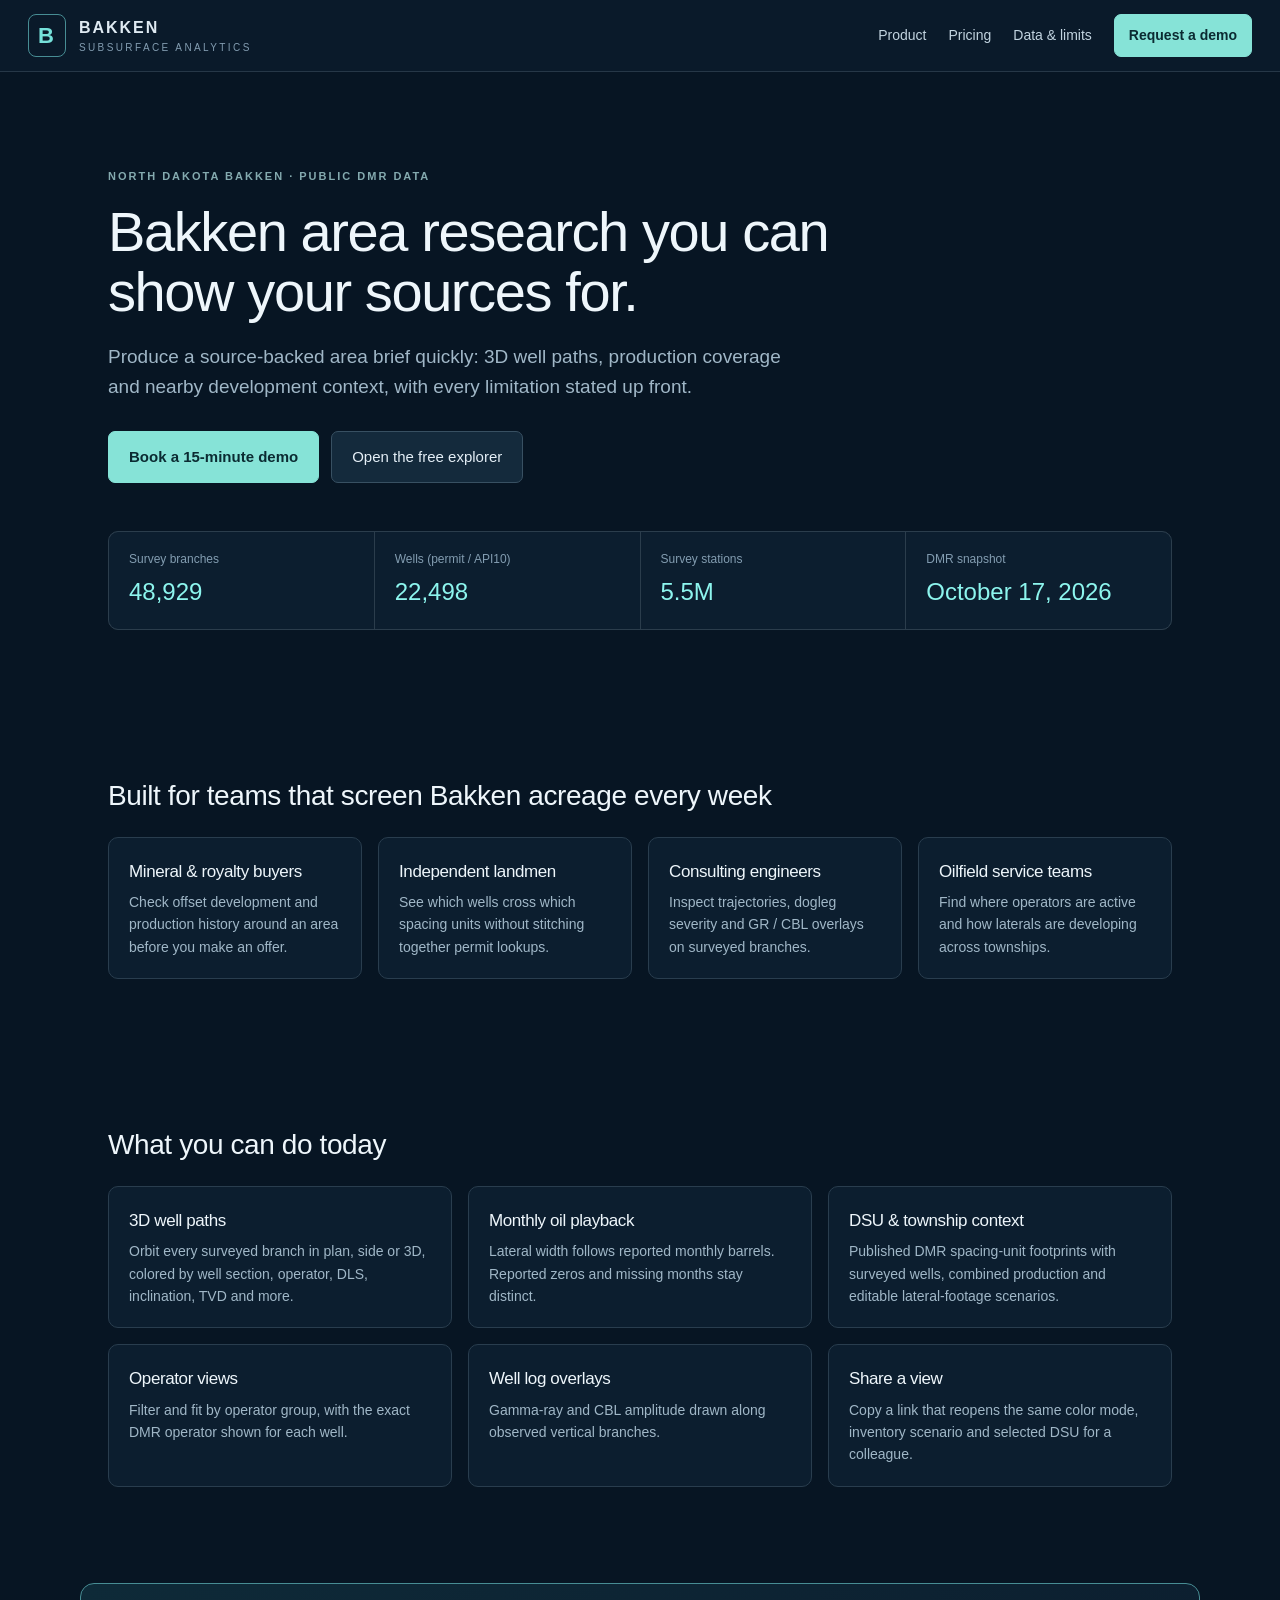
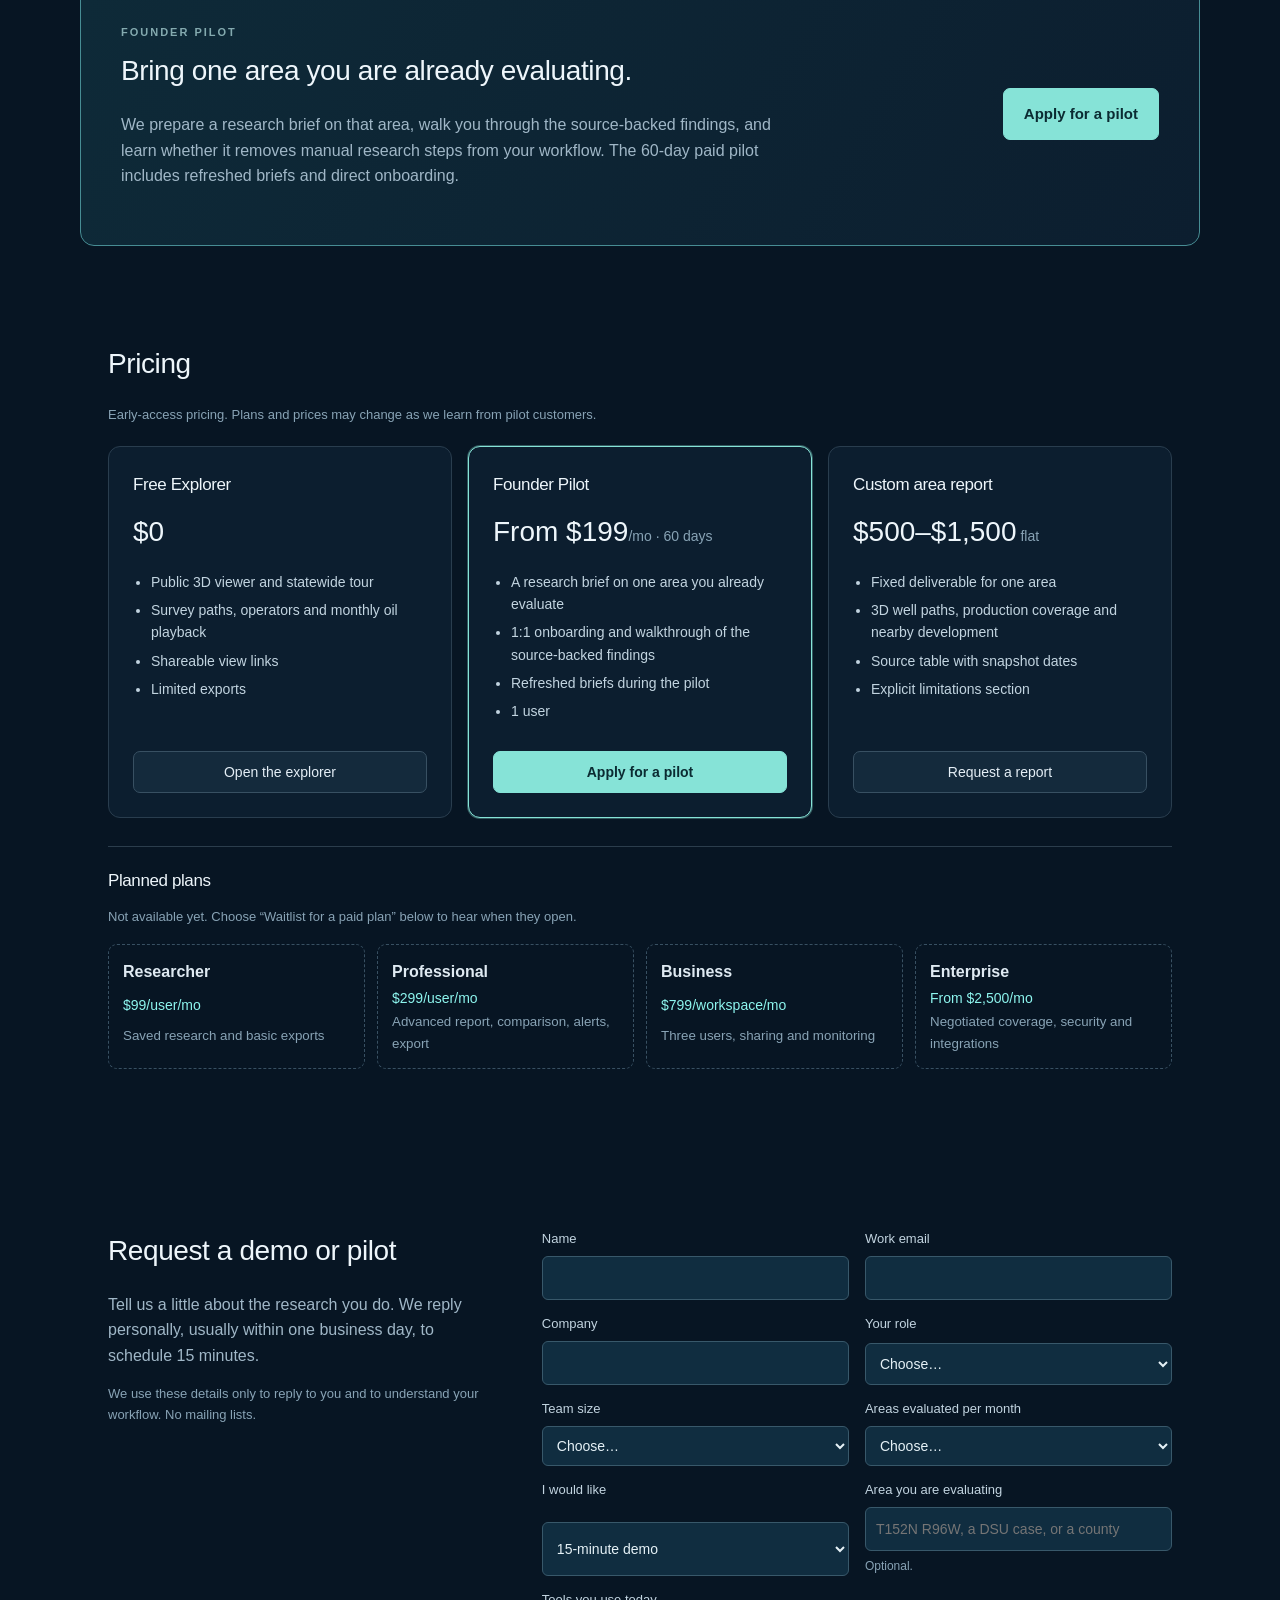
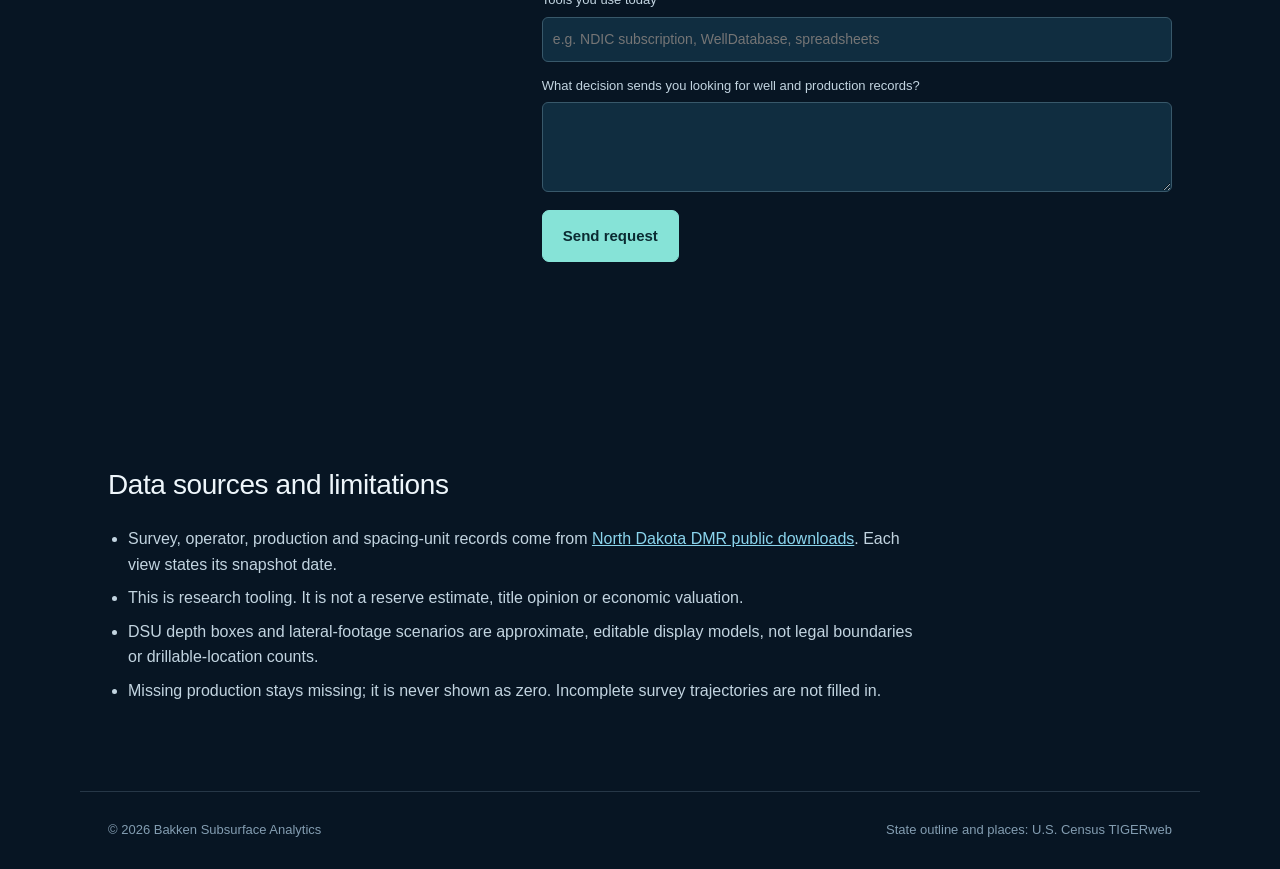
<file: site/index.html>
<!doctype html>
<html lang="en">
<head>
<meta charset="utf-8">
<meta name="viewport" content="width=device-width,initial-scale=1">
<title>Bakken Subsurface Analytics · 3D Bakken well research</title>
<meta name="description" content="Source-backed Bakken area intelligence: 3D well paths, monthly production, DSU and township lateral-footage context from public North Dakota DMR data. Request a 15-minute demo.">
<meta name="theme-color" content="#071523">
<meta property="og:type" content="website">
<meta property="og:site_name" content="Bakken Subsurface Analytics">
<meta property="og:title" content="Source-backed Bakken area research, in 3D">
<meta property="og:description" content="3D well paths, production coverage and nearby development context for North Dakota Bakken areas, with explicit limitations.">
<meta name="twitter:card" content="summary">
<meta name="twitter:title" content="Source-backed Bakken area research, in 3D">
<meta name="twitter:description" content="3D well paths, production coverage and nearby development context from public North Dakota DMR data.">
<script type="application/ld+json">{"@context":"https://schema.org","@type":"SoftwareApplication","name":"Bakken Subsurface Analytics","applicationCategory":"BusinessApplication","operatingSystem":"Web browser","description":"3D Bakken well-path, production and drilling-spacing-unit research from public North Dakota DMR data.","offers":{"@type":"Offer","name":"Free Explorer","price":"0","priceCurrency":"USD"}}</script>
<link rel="stylesheet" href="site.css">
</head>
<body>
<header class="top">
  <a class="brand" href="#top" aria-label="Bakken Subsurface Analytics home"><span class="mark">B</span><span>BAKKEN <span class="sub">SUBSURFACE ANALYTICS</span></span></a>
  <nav aria-label="Primary"><a href="#features">Product</a><a href="#pricing">Pricing</a><a href="#limits">Data &amp; limits</a><a class="button primary" href="#request" data-cta="nav-demo" data-interest="demo">Request a demo</a></nav>
</header>

<main id="top">
  <section class="hero">
    <div class="eyebrow">NORTH DAKOTA BAKKEN · PUBLIC DMR DATA</div>
    <h1>Bakken area research you can show your sources for.</h1>
    <p class="lede">Produce a source-backed area brief quickly: 3D well paths, production coverage and nearby development context, with every limitation stated up front.</p>
    <div class="actions"><a class="button primary large" href="#request" data-cta="hero-demo" data-interest="demo">Book a 15-minute demo</a><a class="button large" data-explorer data-cta="hero-explorer" href="../viewer/?showcase=tour">Open the free explorer</a></div>
    <dl class="snapshot" aria-label="Current data snapshot">
      <div><dt>Survey branches</dt><dd data-snapshot="branches">48,929</dd></div>
      <div><dt>Wells (permit / API10)</dt><dd data-snapshot="wells">22,498</dd></div>
      <div><dt>Survey stations</dt><dd data-snapshot="stations">5.5M</dd></div>
      <div><dt>DMR snapshot</dt><dd data-snapshot="date">October 17, 2026</dd></div>
    </dl>
  </section>

  <section class="audience" aria-labelledby="audienceTitle">
    <h2 id="audienceTitle">Built for teams that screen Bakken acreage every week</h2>
    <ul class="cards four">
      <li><h3>Mineral &amp; royalty buyers</h3><p>Check offset development and production history around an area before you make an offer.</p></li>
      <li><h3>Independent landmen</h3><p>See which wells cross which spacing units without stitching together permit lookups.</p></li>
      <li><h3>Consulting engineers</h3><p>Inspect trajectories, dogleg severity and GR / CBL overlays on surveyed branches.</p></li>
      <li><h3>Oilfield service teams</h3><p>Find where operators are active and how laterals are developing across townships.</p></li>
    </ul>
  </section>

  <section id="features" aria-labelledby="featuresTitle">
    <h2 id="featuresTitle">What you can do today</h2>
    <ul class="cards three">
      <li><h3>3D well paths</h3><p>Orbit every surveyed branch in plan, side or 3D, colored by well section, operator, DLS, inclination, TVD and more.</p></li>
      <li><h3>Monthly oil playback</h3><p>Lateral width follows reported monthly barrels. Reported zeros and missing months stay distinct.</p></li>
      <li><h3>DSU &amp; township context</h3><p>Published DMR spacing-unit footprints with surveyed wells, combined production and editable lateral-footage scenarios.</p></li>
      <li><h3>Operator views</h3><p>Filter and fit by operator group, with the exact DMR operator shown for each well.</p></li>
      <li><h3>Well log overlays</h3><p>Gamma-ray and CBL amplitude drawn along observed vertical branches.</p></li>
      <li><h3>Share a view</h3><p>Copy a link that reopens the same color mode, inventory scenario and selected DSU for a colleague.</p></li>
    </ul>
  </section>

  <section class="pilot" aria-labelledby="pilotTitle">
    <div>
      <div class="eyebrow">FOUNDER PILOT</div>
      <h2 id="pilotTitle">Bring one area you are already evaluating.</h2>
      <p>We prepare a research brief on that area, walk you through the source-backed findings, and learn whether it removes manual research steps from your workflow. The 60-day paid pilot includes refreshed briefs and direct onboarding.</p>
    </div>
    <a class="button primary large" href="#request" data-cta="pilot-apply" data-interest="pilot">Apply for a pilot</a>
  </section>

  <section id="pricing" aria-labelledby="pricingTitle">
    <h2 id="pricingTitle">Pricing</h2>
    <p class="caption">Early-access pricing. Plans and prices may change as we learn from pilot customers.</p>
    <div id="plans" class="plans"></div>
    <div class="planned"><h3>Planned plans</h3><p class="caption">Not available yet. Choose “Waitlist for a paid plan” below to hear when they open.</p><ul id="plannedPlans"></ul></div>
  </section>

  <section id="request" class="request" aria-labelledby="requestTitle">
    <div class="request-copy">
      <h2 id="requestTitle">Request a demo or pilot</h2>
      <p>Tell us a little about the research you do. We reply personally, usually within one business day, to schedule 15 minutes.</p>
      <p class="caption">We use these details only to reply to you and to understand your workflow. No mailing lists.</p>
    </div>
    <form id="requestForm" novalidate>
      <div class="grid">
        <label>Name<input id="name" name="name" autocomplete="name" required><span id="nameError" class="error" aria-live="polite"></span></label>
        <label>Work email<input id="email" name="email" type="email" autocomplete="email" required><span id="emailError" class="error" aria-live="polite"></span></label>
        <label>Company<input id="company" name="company" autocomplete="organization" required><span id="companyError" class="error" aria-live="polite"></span></label>
        <label>Your role<select id="role" name="role" required><option value="">Choose…</option><option value="mineral">Mineral / royalty acquisition</option><option value="landman">Independent landman</option><option value="engineer">Consulting engineer</option><option value="service">Oilfield service prospecting</option><option value="operator">Operator</option><option value="other">Other</option></select><span id="roleError" class="error" aria-live="polite"></span></label>
        <label>Team size<select name="teamSize"><option value="">Choose…</option><option>Just me</option><option>2–5</option><option>6–20</option><option>21–100</option><option>100+</option></select></label>
        <label>Areas evaluated per month<select name="volume"><option value="">Choose…</option><option>1–5</option><option>6–20</option><option>21–50</option><option>50+</option></select></label>
        <label>I would like<select id="interest" name="interest" required><option value="demo">15-minute demo</option><option value="pilot">Founder pilot</option><option value="report">Custom area report</option><option value="waitlist">Waitlist for a paid plan</option></select><span id="interestError" class="error" aria-live="polite"></span></label>
        <label>Area you are evaluating<input id="area" name="area" placeholder="T152N R96W, a DSU case, or a county"><small id="areaHint"></small><span id="areaError" class="error" aria-live="polite"></span></label>
        <label class="wide">Tools you use today<input name="currentTools" placeholder="e.g. NDIC subscription, WellDatabase, spreadsheets"></label>
        <label class="wide">What decision sends you looking for well and production records?<textarea name="notes" rows="3"></textarea></label>
        <label class="trap" aria-hidden="true">Website<input name="website" tabindex="-1" autocomplete="off"></label>
      </div>
      <button type="submit" class="primary large">Send request</button>
      <p id="formStatus" class="status" role="status"></p>
    </form>
  </section>

  <section id="limits" class="limits" aria-labelledby="limitsTitle">
    <h2 id="limitsTitle">Data sources and limitations</h2>
    <ul>
      <li>Survey, operator, production and spacing-unit records come from <a href="https://gis.dmr.nd.gov/gisdownload.asp" rel="noopener">North Dakota DMR public downloads</a>. Each view states its snapshot date.</li>
      <li>This is research tooling. It is not a reserve estimate, title opinion or economic valuation.</li>
      <li>DSU depth boxes and lateral-footage scenarios are approximate, editable display models, not legal boundaries or drillable-location counts.</li>
      <li>Missing production stays missing; it is never shown as zero. Incomplete survey trajectories are not filled in.</li>
    </ul>
  </section>
</main>

<footer><span>© 2026 Bakken Subsurface Analytics</span><span>State outline and places: U.S. Census TIGERweb</span></footer>
<script type="module" src="main.js"></script>
</body>
</html>
</file>
<file: site/site.css>
*{box-sizing:border-box}html{scroll-behavior:smooth}
body{margin:0;background:#071523;color:#dfeaf2;font-family:Inter,Segoe UI,Arial,sans-serif;font-size:16px;line-height:1.6}
a{color:#8bd5ed}h1,h2,h3{font-weight:500;letter-spacing:-.4px;color:#eef6fb}h2{font-size:28px;margin:0 0 18px}h3{font-size:17px;margin:0 0 6px}
p{color:#a0b7c7}.caption{font-size:13px;color:#88a3b5}.eyebrow{font-size:11px;letter-spacing:2px;color:#84aaaf;font-weight:600}
.top{position:sticky;top:0;z-index:5;display:flex;justify-content:space-between;align-items:center;gap:16px;padding:14px 28px;background:#0b1b2bee;border-bottom:1px solid #263747;backdrop-filter:blur(6px)}
.brand{display:flex;align-items:center;gap:13px;font-weight:700;letter-spacing:2px;color:#dfeaf2;text-decoration:none}.mark{font-size:22px;color:#76e1da;border:1px solid #478d94;padding:3px 9px;border-radius:8px}.sub{display:block;font-size:10px;font-weight:500;color:#839db1;letter-spacing:2.4px}
nav{display:flex;align-items:center;gap:22px}nav a:not(.button){color:#c2d4e0;text-decoration:none;font-size:14px}nav a:not(.button):hover{color:#fff}
.button,button{display:inline-block;border:1px solid #385062;background:#142a3c;color:#e4eef6;border-radius:7px;padding:9px 14px;cursor:pointer;font:inherit;font-size:14px;text-decoration:none;text-align:center}
.button:hover,button:hover{background:#25455c}.primary{background:#86e3d7;color:#0b2b32;border-color:#86e3d7;font-weight:600}.primary:hover{background:#b2f7ec}
.large{padding:13px 20px;font-size:15px}button:disabled{opacity:.5;cursor:default}
:focus-visible{outline:2px solid #84eee4;outline-offset:3px}
main>section{max-width:1120px;margin:0 auto;padding:72px 28px}
.hero{padding-top:96px}.hero h1{font-size:clamp(34px,5.4vw,56px);line-height:1.08;max-width:820px;margin:16px 0 18px;letter-spacing:-1.4px}.lede{font-size:19px;max-width:680px}
.actions{display:flex;flex-wrap:wrap;gap:12px;margin:28px 0 48px}
.snapshot{display:grid;grid-template-columns:repeat(4,minmax(0,1fr));gap:1px;margin:0;background:#2b3d4c;border:1px solid #2b3d4c;border-radius:10px;overflow:hidden}
.snapshot div{background:#0c1e2f;padding:18px 20px}.snapshot dt{font-size:12px;color:#839db1}.snapshot dd{margin:4px 0 0;font-size:24px;color:#8df5ee;font-variant-numeric:tabular-nums}
.cards{list-style:none;padding:0;margin:0;display:grid;gap:16px}.cards.four{grid-template-columns:repeat(4,minmax(0,1fr))}.cards.three{grid-template-columns:repeat(3,minmax(0,1fr))}
.cards li{background:#0c1e2f;border:1px solid #293d4e;border-radius:10px;padding:20px}.cards p{margin:0;font-size:14px}
.pilot{display:flex;align-items:center;justify-content:space-between;gap:32px;border:1px solid #478d94;border-radius:14px;background:linear-gradient(120deg,#0e2a38,#0c1e2f)}.pilot>div{max-width:680px}.pilot h2{margin-top:8px}
main>section.pilot{padding:40px;margin:24px auto}
.plans{display:grid;grid-template-columns:repeat(3,minmax(0,1fr));gap:16px;margin-top:20px}
.plan{display:flex;flex-direction:column;background:#0c1e2f;border:1px solid #293d4e;border-radius:12px;padding:24px}.plan.featured{border-color:#86e3d7;box-shadow:0 0 0 1px #86e3d755}
.price{margin:6px 0 10px}.price strong{font-size:28px;color:#eef6fb;font-weight:500}.price span{font-size:14px;color:#88a3b5}
.plan ul{padding-left:18px;margin:0 0 22px;color:#c2d4e0;font-size:14px;flex:1}.plan li{margin:6px 0}
.planned{margin-top:28px;border-top:1px solid #2b3d4c;padding-top:20px}.planned ul{list-style:none;padding:0;display:grid;grid-template-columns:repeat(4,minmax(0,1fr));gap:12px}
.planned li{border:1px dashed #385062;border-radius:9px;padding:14px;display:grid;gap:2px}.planned li span{color:#8df5ee;font-size:14px}.planned li small{color:#88a3b5}
.request{display:grid;grid-template-columns:1fr 1.6fr;gap:40px}
form .grid{display:grid;grid-template-columns:1fr 1fr;gap:14px 16px;margin-bottom:18px}form label{display:grid;gap:6px;font-size:13px;color:#c2d4e0}form .wide{grid-column:1/-1}
input,select,textarea{width:100%;padding:10px;background:#102d40;color:#e5f1f6;border:1px solid #38586a;border-radius:6px;font:inherit;font-size:14px;color-scheme:dark}
[aria-invalid=true]{border-color:#ff9d8a}.error{color:#ffad9d;font-size:12px}.error:empty{display:none}form small{color:#88a3b5;font-size:12px}
.trap{position:absolute;left:-10000px;width:1px;height:1px;overflow:hidden}
.status{min-height:1.6em;color:#c7f5ee}
.limits ul{padding-left:20px;color:#c2d4e0;max-width:820px}.limits li{margin:8px 0}
footer{display:flex;flex-wrap:wrap;justify-content:space-between;gap:12px;max-width:1120px;margin:0 auto;padding:28px;border-top:1px solid #263747;font-size:13px;color:#839db1}
@media (max-width:900px){.cards.four,.planned ul{grid-template-columns:1fr 1fr}.cards.three,.plans{grid-template-columns:1fr}.request{grid-template-columns:1fr}.pilot{flex-direction:column;align-items:flex-start}}
@media (max-width:640px){nav a:not(.button){display:none}.top{padding:12px 16px}main>section{padding:48px 16px}main>section.pilot{padding:28px 20px;margin:16px}.snapshot{grid-template-columns:1fr 1fr}.cards.four,.planned ul,form .grid{grid-template-columns:1fr}.sub{display:none}}
</file>
